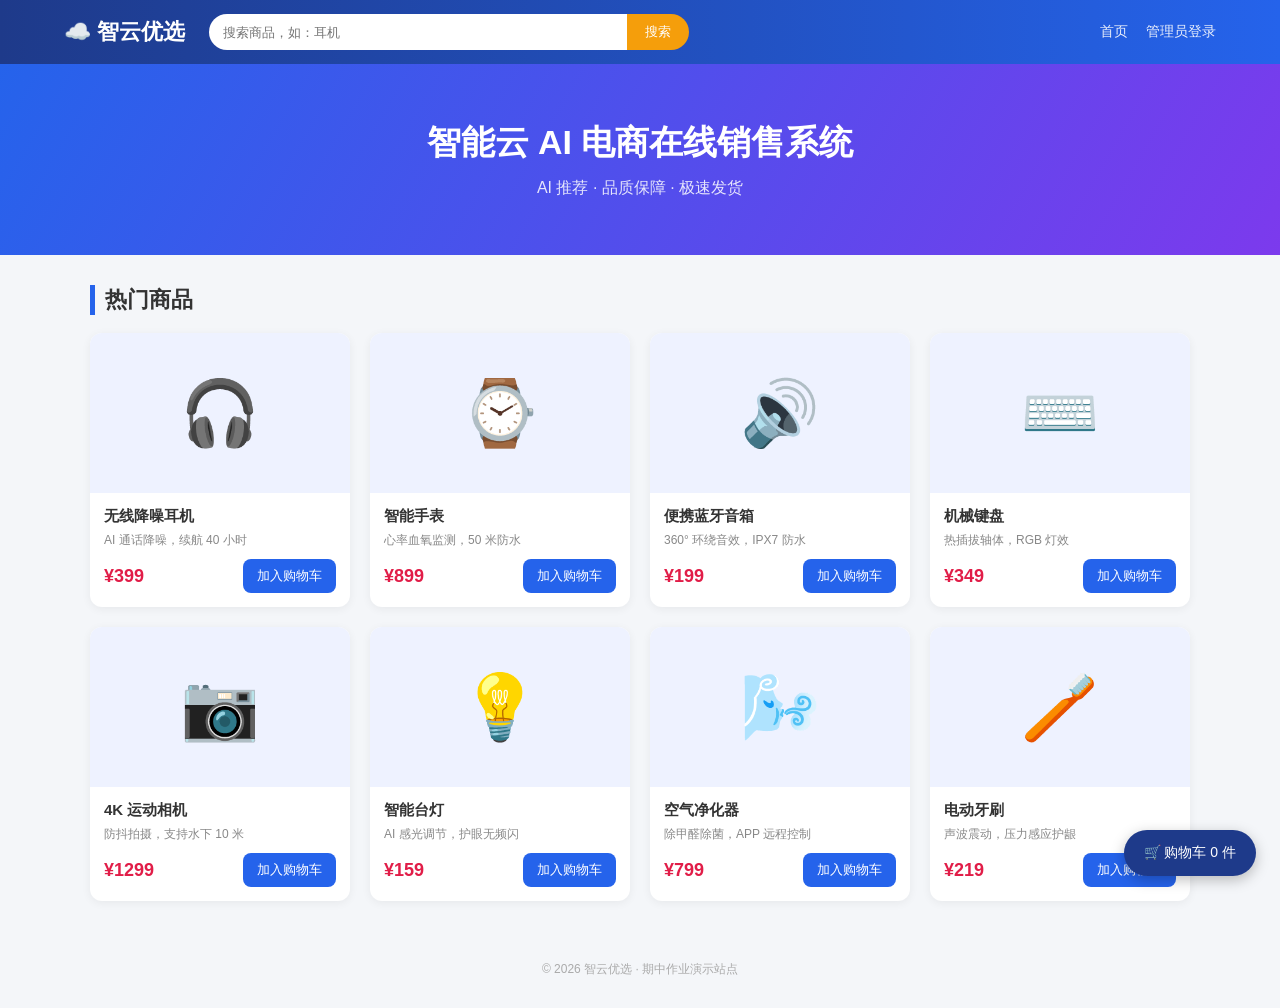
<file: index.html>
<!DOCTYPE html>
<html lang="zh-CN">
<head>
<meta charset="UTF-8">
<meta name="viewport" content="width=device-width, initial-scale=1.0">
<title>智云优选 - AI电商在线销售系统</title>
<link rel="stylesheet" href="style.css">
</head>
<body>

<div class="navbar">
  <div class="logo">☁️ 智云优选</div>
  <div class="search">
    <input id="kw" placeholder="搜索商品，如：耳机">
    <button onclick="render()">搜索</button>
  </div>
  <div class="nav-link">
    <a href="index.html">首页</a>
    <a href="login.html">管理员登录</a>
  </div>
</div>

<div class="banner">
  <h1>智能云 AI 电商在线销售系统</h1>
  <p>AI 推荐 · 品质保障 · 极速发货</p>
</div>

<div class="container">
  <h2 class="section-title">热门商品</h2>
  <div class="grid" id="grid"></div>
</div>

<div class="cart-bar" onclick="showCart()">🛒 购物车 <span id="cartCount">0</span> 件</div>

<div class="footer">© 2026 智云优选 · 期中作业演示站点</div>

<script>
const DEFAULT_PRODUCTS = [
  {id: 1, name: "无线降噪耳机", emoji: "🎧", desc: "AI 通话降噪，续航 40 小时", price: 399},
  {id: 2, name: "智能手表", emoji: "⌚", desc: "心率血氧监测，50 米防水", price: 899},
  {id: 3, name: "便携蓝牙音箱", emoji: "🔊", desc: "360° 环绕音效，IPX7 防水", price: 199},
  {id: 4, name: "机械键盘", emoji: "⌨️", desc: "热插拔轴体，RGB 灯效", price: 349},
  {id: 5, name: "4K 运动相机", emoji: "📷", desc: "防抖拍摄，支持水下 10 米", price: 1299},
  {id: 6, name: "智能台灯", emoji: "💡", desc: "AI 感光调节，护眼无频闪", price: 159},
  {id: 7, name: "空气净化器", emoji: "🌬️", desc: "除甲醛除菌，APP 远程控制", price: 799},
  {id: 8, name: "电动牙刷", emoji: "🪥", desc: "声波震动，压力感应护龈", price: 219},
];

function getProducts(){
  const d = localStorage.getItem("zy_products");
  return d ? JSON.parse(d) : DEFAULT_PRODUCTS.slice();
}
function getCart(){ return JSON.parse(localStorage.getItem("zy_cart") || "[]"); }

function render(){
  const kw = (document.getElementById("kw").value || "").trim();
  const list = getProducts().filter(p => !kw || p.name.includes(kw) || p.desc.includes(kw));
  const grid = document.getElementById("grid");
  grid.innerHTML = list.length ? list.map(p => `
    <div class="card">
      <div class="img">${p.emoji}</div>
      <div class="info">
        <div class="name">${p.name}</div>
        <div class="desc">${p.desc}</div>
        <div class="row">
          <span class="price">¥${p.price}</span>
          <button class="btn" onclick="addCart(${p.id})">加入购物车</button>
        </div>
      </div>
    </div>`).join("") : `<div class="empty">没有找到相关商品</div>`;
  document.getElementById("cartCount").textContent = getCart().length;
}

function addCart(id){
  const cart = getCart();
  cart.push(id);
  localStorage.setItem("zy_cart", JSON.stringify(cart));
  render();
  alert("已加入购物车！");
}

function showCart(){
  const cart = getCart();
  const products = getProducts();
  if(!cart.length){ alert("购物车还是空的，快去挑选商品吧！"); return; }
  const detail = cart.map(id => { const p = products.find(x => x.id === id); return p ? p.name + " ¥" + p.price : ""; }).filter(Boolean);
  const total = cart.reduce((s, id) => { const p = products.find(x => x.id === id); return s + (p ? p.price : 0); }, 0);
  if(confirm("购物车商品：\n" + detail.join("\n") + "\n\n合计：¥" + total + "\n\n点击“确定”模拟结算（清空购物车）")){
    localStorage.setItem("zy_cart", "[]");
    render();
    alert("下单成功！这是演示站点，不会产生真实交易。");
  }
}
render();
</script>
</body>
</html>
</file>
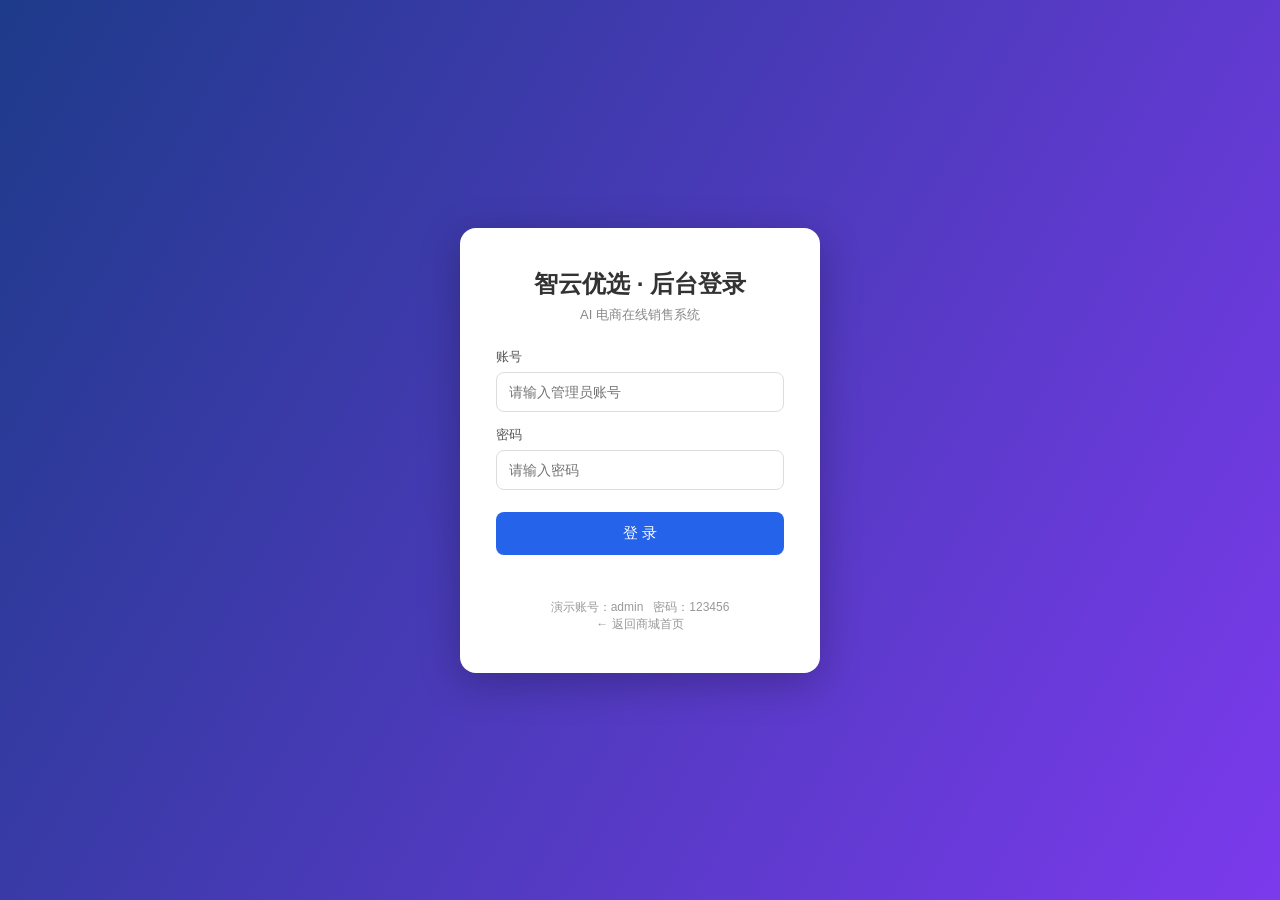
<file: admin.html>
<!DOCTYPE html>
<html lang="zh-CN">
<head>
<meta charset="UTF-8">
<meta name="viewport" content="width=device-width, initial-scale=1.0">
<title>后台管理 - 智云优选</title>
<link rel="stylesheet" href="style.css">
</head>
<body>

<div class="admin-head">
  <div class="logo">☁️ 智云优选 · 管理后台</div>
  <a href="index.html">退出登录 →</a>
</div>

<div class="container">

  <div class="panel">
    <h3>➕ 添加新商品</h3>
    <div class="form-row">
      <input id="pName" placeholder="商品名称，如：无人机">
      <input id="pEmoji" placeholder="图标 emoji，如：🚁">
      <input id="pDesc" placeholder="商品简介">
      <input id="pPrice" type="number" placeholder="价格（元）">
      <button class="btn" onclick="addProduct()">添加</button>
    </div>
  </div>

  <div class="panel">
    <h3>📦 商品列表</h3>
    <table>
      <thead><tr><th>ID</th><th>商品</th><th>简介</th><th>价格</th><th>操作</th></tr></thead>
      <tbody id="tbody"></tbody>
    </table>
  </div>

</div>

<script>
if(sessionStorage.getItem("zy_admin") !== "1"){
  alert("请先登录！"); location.href = "login.html";
}
const EMOJIS = ["🎧","⌚","🔊","⌨️","📷","💡","🌬️","🪥","🚁","🎮","📱","💻"];

function getProducts(){
  const d = localStorage.getItem("zy_products");
  return d ? JSON.parse(d) : [
    {id:1,name:"无线降噪耳机",emoji:"🎧",desc:"AI 通话降噪，续航 40 小时",price:399},
    {id:2,name:"智能手表",emoji:"⌚",desc:"心率血氧监测，50 米防水",price:899},
    {id:3,name:"便携蓝牙音箱",emoji:"🔊",desc:"360° 环绕音效，IPX7 防水",price:199},
    {id:4,name:"机械键盘",emoji:"⌨️",desc:"热插拔轴体，RGB 灯效",price:349},
    {id:5,name:"4K 运动相机",emoji:"📷",desc:"防抖拍摄，支持水下 10 米",price:1299},
    {id:6,name:"智能台灯",emoji:"💡",desc:"AI 感光调节，护眼无频闪",price:159},
    {id:7,name:"空气净化器",emoji:"🌬️",desc:"除甲醛除菌，APP 远程控制",price:799},
    {id:8,name:"电动牙刷",emoji:"🪥",desc:"声波震动，压力感应护龈",price:219},
  ];
}
function save(list){ localStorage.setItem("zy_products", JSON.stringify(list)); }

function render(){
  const list = getProducts();
  document.getElementById("tbody").innerHTML = list.map(p => `
    <tr>
      <td>${p.id}</td>
      <td>${p.emoji} ${p.name}</td>
      <td>${p.desc}</td>
      <td>¥${p.price}</td>
      <td><button class="btn red" onclick="del(${p.id})">删除</button></td>
    </tr>`).join("") || `<tr><td colspan="5" class="empty">暂无商品</td></tr>`;
}

function addProduct(){
  const name = document.getElementById("pName").value.trim();
  let emoji = document.getElementById("pEmoji").value.trim();
  const desc = document.getElementById("pDesc").value.trim();
  const price = parseFloat(document.getElementById("pPrice").value);
  if(!name || !desc || !price){ alert("请填写完整的商品信息！"); return; }
  if(!emoji) emoji = EMOJIS[Math.floor(Math.random()*EMOJIS.length)];
  const list = getProducts();
  list.push({id: Date.now(), name, emoji, desc, price});
  save(list); render();
  ["pName","pEmoji","pDesc","pPrice"].forEach(id => document.getElementById(id).value = "");
  alert("添加成功！回到首页即可看到新商品。");
}

function del(id){
  if(!confirm("确定删除该商品？")) return;
  save(getProducts().filter(p => p.id !== id));
  render();
}
render();
</script>
</body>
</html>
</file>
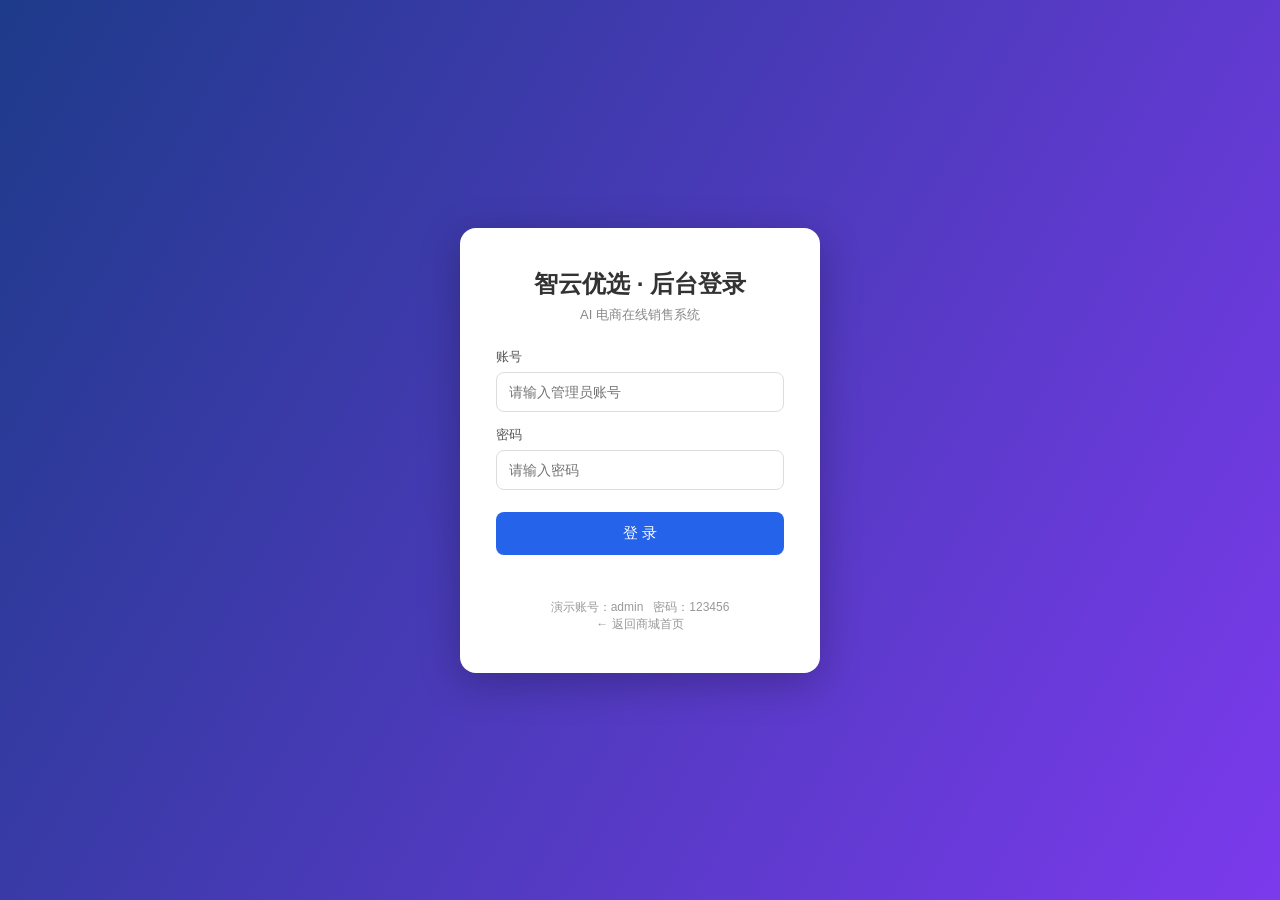
<file: login.html>
<!DOCTYPE html>
<html lang="zh-CN">
<head>
<meta charset="UTF-8">
<meta name="viewport" content="width=device-width, initial-scale=1.0">
<title>管理员登录 - 智云优选</title>
<link rel="stylesheet" href="style.css">
</head>
<body>
<div class="login-wrap">
  <div class="login-box">
    <h2>智云优选 · 后台登录</h2>
    <div class="sub">AI 电商在线销售系统</div>
    <label>账号</label>
    <input id="user" placeholder="请输入管理员账号">
    <label>密码</label>
    <input id="pass" type="password" placeholder="请输入密码" onkeydown="if(event.key==='Enter')doLogin()">
    <button class="btn" onclick="doLogin()">登 录</button>
    <div class="err" id="err"></div>
    <div class="tip">演示账号：admin &nbsp; 密码：123456<br><a href="index.html">← 返回商城首页</a></div>
  </div>
</div>
<script>
function doLogin(){
  const u = document.getElementById("user").value.trim();
  const p = document.getElementById("pass").value.trim();
  if(u === "admin" && p === "123456"){
    sessionStorage.setItem("zy_admin", "1");
    location.href = "admin.html";
  } else {
    document.getElementById("err").textContent = "账号或密码错误，请重试（admin / 123456）";
  }
}
</script>
</body>
</html>
</file>
<file: style.css>
* { margin: 0; padding: 0; box-sizing: border-box; font-family: "PingFang SC", "Microsoft YaHei", sans-serif; }
body { background: #f4f6f9; color: #333; }
a { text-decoration: none; color: inherit; }

/* 顶部导航 */
.navbar { background: linear-gradient(90deg, #1e3a8a, #2563eb); color: #fff; padding: 14px 5%; display: flex; align-items: center; gap: 24px; position: sticky; top: 0; z-index: 100; }
.navbar .logo { font-size: 22px; font-weight: bold; }
.navbar .search { flex: 1; display: flex; max-width: 480px; }
.navbar .search input { flex: 1; padding: 9px 14px; border: none; border-radius: 20px 0 0 20px; outline: none; }
.navbar .search button { padding: 9px 18px; border: none; background: #f59e0b; color: #fff; border-radius: 0 20px 20px 0; cursor: pointer; }
.navbar .nav-link { margin-left: auto; display: flex; gap: 18px; align-items: center; }
.navbar .nav-link a { font-size: 14px; opacity: .9; }
.navbar .nav-link a:hover { opacity: 1; }

/* 横幅 */
.banner { background: linear-gradient(120deg, #2563eb, #7c3aed); color: #fff; text-align: center; padding: 56px 20px; }
.banner h1 { font-size: 34px; margin-bottom: 12px; }
.banner p { opacity: .85; }

/* 商品区 */
.container { width: 92%; max-width: 1100px; margin: 30px auto; }
.section-title { font-size: 22px; margin-bottom: 18px; border-left: 5px solid #2563eb; padding-left: 10px; }
.grid { display: grid; grid-template-columns: repeat(auto-fill, minmax(230px, 1fr)); gap: 20px; }
.card { background: #fff; border-radius: 12px; overflow: hidden; box-shadow: 0 2px 10px rgba(0,0,0,.06); transition: transform .2s; display: flex; flex-direction: column; }
.card:hover { transform: translateY(-4px); }
.card .img { height: 160px; display: flex; align-items: center; justify-content: center; font-size: 64px; background: #eef2ff; }
.card .info { padding: 14px; flex: 1; display: flex; flex-direction: column; }
.card .name { font-size: 15px; font-weight: 600; margin-bottom: 6px; }
.card .desc { font-size: 12px; color: #888; margin-bottom: 10px; }
.card .row { margin-top: auto; display: flex; justify-content: space-between; align-items: center; }
.price { color: #e11d48; font-size: 18px; font-weight: bold; }
.btn { border: none; background: #2563eb; color: #fff; padding: 8px 14px; border-radius: 8px; cursor: pointer; font-size: 13px; }
.btn:hover { background: #1e40af; }
.btn.gray { background: #6b7280; }
.btn.red { background: #e11d48; }

/* 购物车条 */
.cart-bar { position: fixed; right: 24px; bottom: 24px; background: #1e3a8a; color: #fff; padding: 14px 20px; border-radius: 30px; cursor: pointer; box-shadow: 0 4px 14px rgba(0,0,0,.25); font-size: 14px; }

/* 登录页 */
.login-wrap { min-height: 100vh; display: flex; align-items: center; justify-content: center; background: linear-gradient(120deg, #1e3a8a, #7c3aed); }
.login-box { background: #fff; padding: 40px 36px; border-radius: 16px; width: 360px; box-shadow: 0 10px 40px rgba(0,0,0,.25); }
.login-box h2 { text-align: center; margin-bottom: 6px; }
.login-box .sub { text-align: center; color: #888; font-size: 13px; margin-bottom: 24px; }
.login-box label { font-size: 13px; color: #555; display: block; margin: 14px 0 6px; }
.login-box input { width: 100%; padding: 11px 12px; border: 1px solid #ddd; border-radius: 8px; outline: none; font-size: 14px; }
.login-box input:focus { border-color: #2563eb; }
.login-box .btn { width: 100%; margin-top: 22px; padding: 12px; font-size: 15px; }
.login-box .tip { margin-top: 16px; font-size: 12px; color: #999; text-align: center; }
.login-box .err { color: #e11d48; font-size: 13px; margin-top: 10px; text-align: center; min-height: 18px; }

/* 后台 */
.admin-head { background: #111827; color: #fff; padding: 14px 5%; display: flex; align-items: center; }
.admin-head .logo { font-weight: bold; font-size: 18px; }
.admin-head a { margin-left: auto; font-size: 13px; color: #9ca3af; }
.panel { background: #fff; border-radius: 12px; padding: 24px; margin-bottom: 24px; box-shadow: 0 2px 10px rgba(0,0,0,.05); }
.panel h3 { margin-bottom: 16px; font-size: 17px; }
.form-row { display: flex; gap: 12px; flex-wrap: wrap; }
.form-row input, .form-row select { padding: 10px 12px; border: 1px solid #ddd; border-radius: 8px; outline: none; font-size: 14px; flex: 1; min-width: 140px; }
table { width: 100%; border-collapse: collapse; font-size: 14px; }
th, td { padding: 10px 12px; border-bottom: 1px solid #eee; text-align: left; }
th { background: #f9fafb; }
.empty { color: #999; text-align: center; padding: 20px; }
.footer { text-align: center; color: #aaa; font-size: 12px; padding: 30px 0; }
</file>
